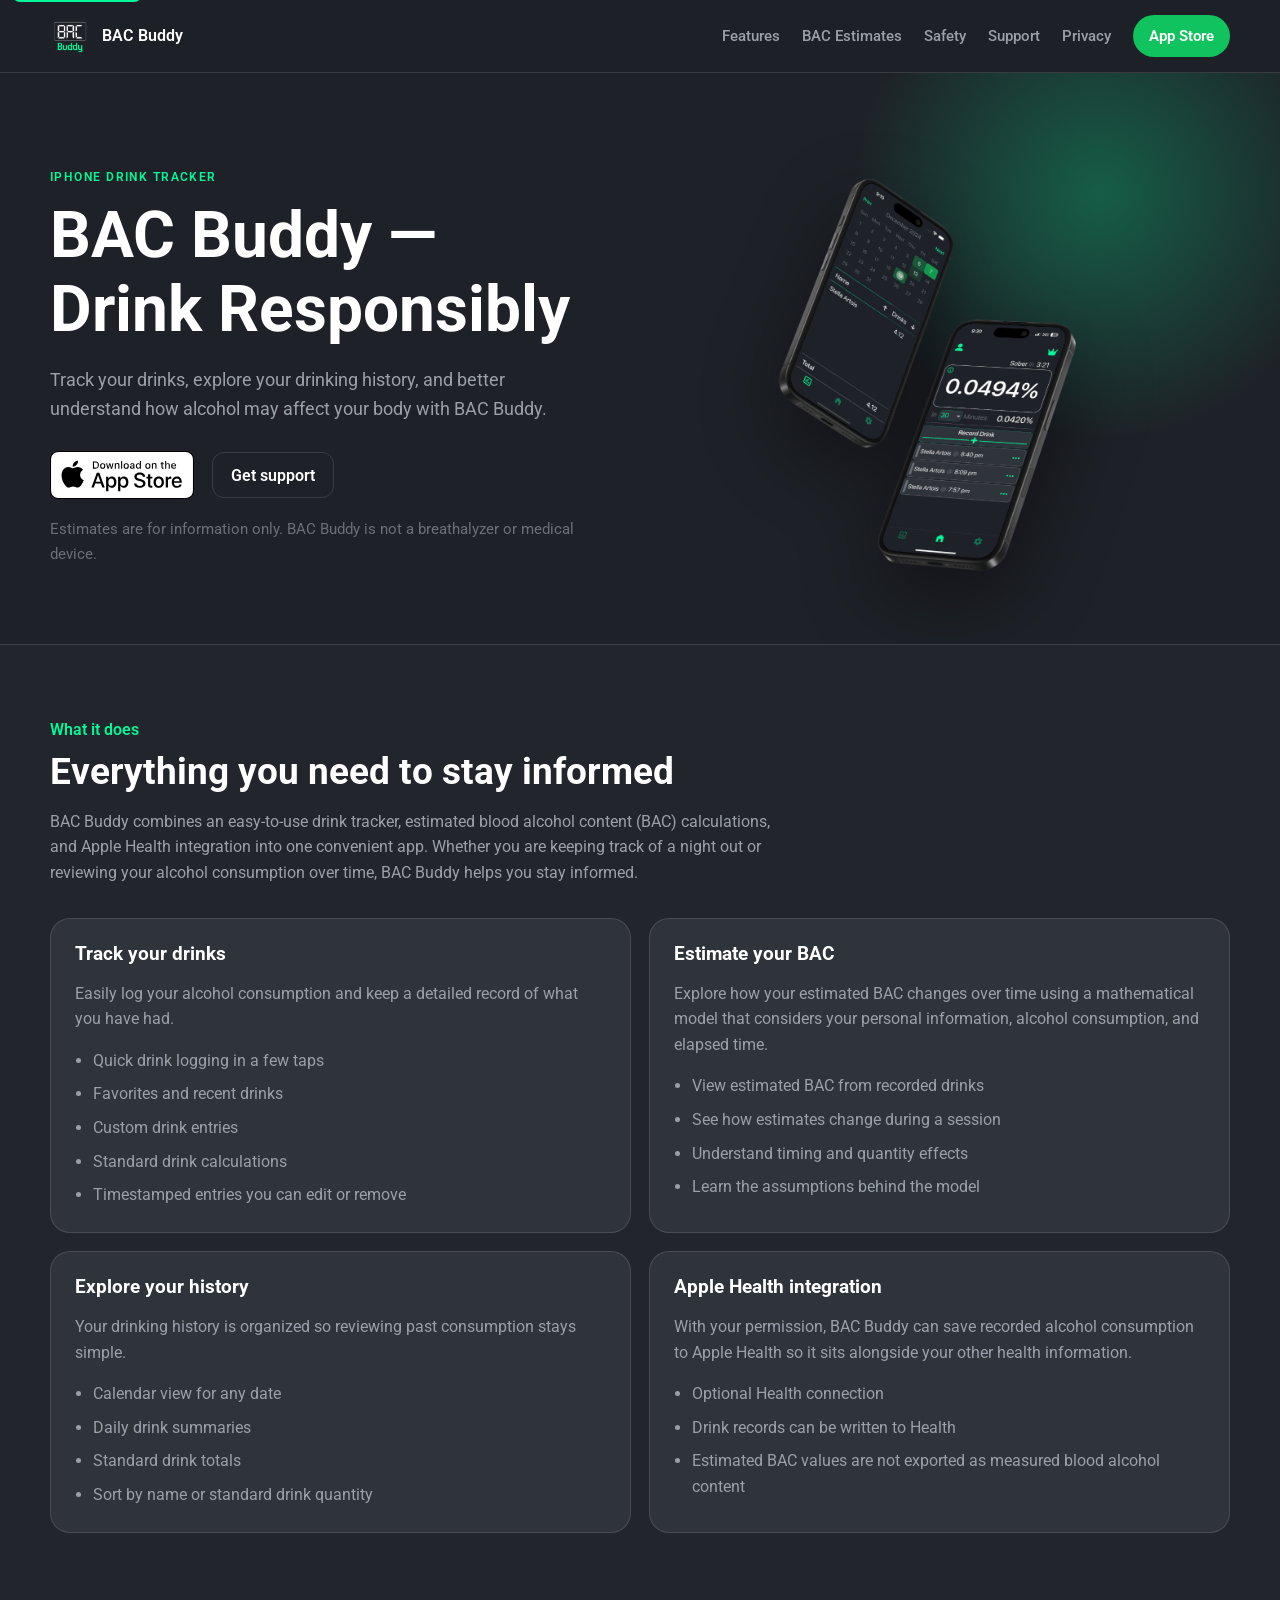
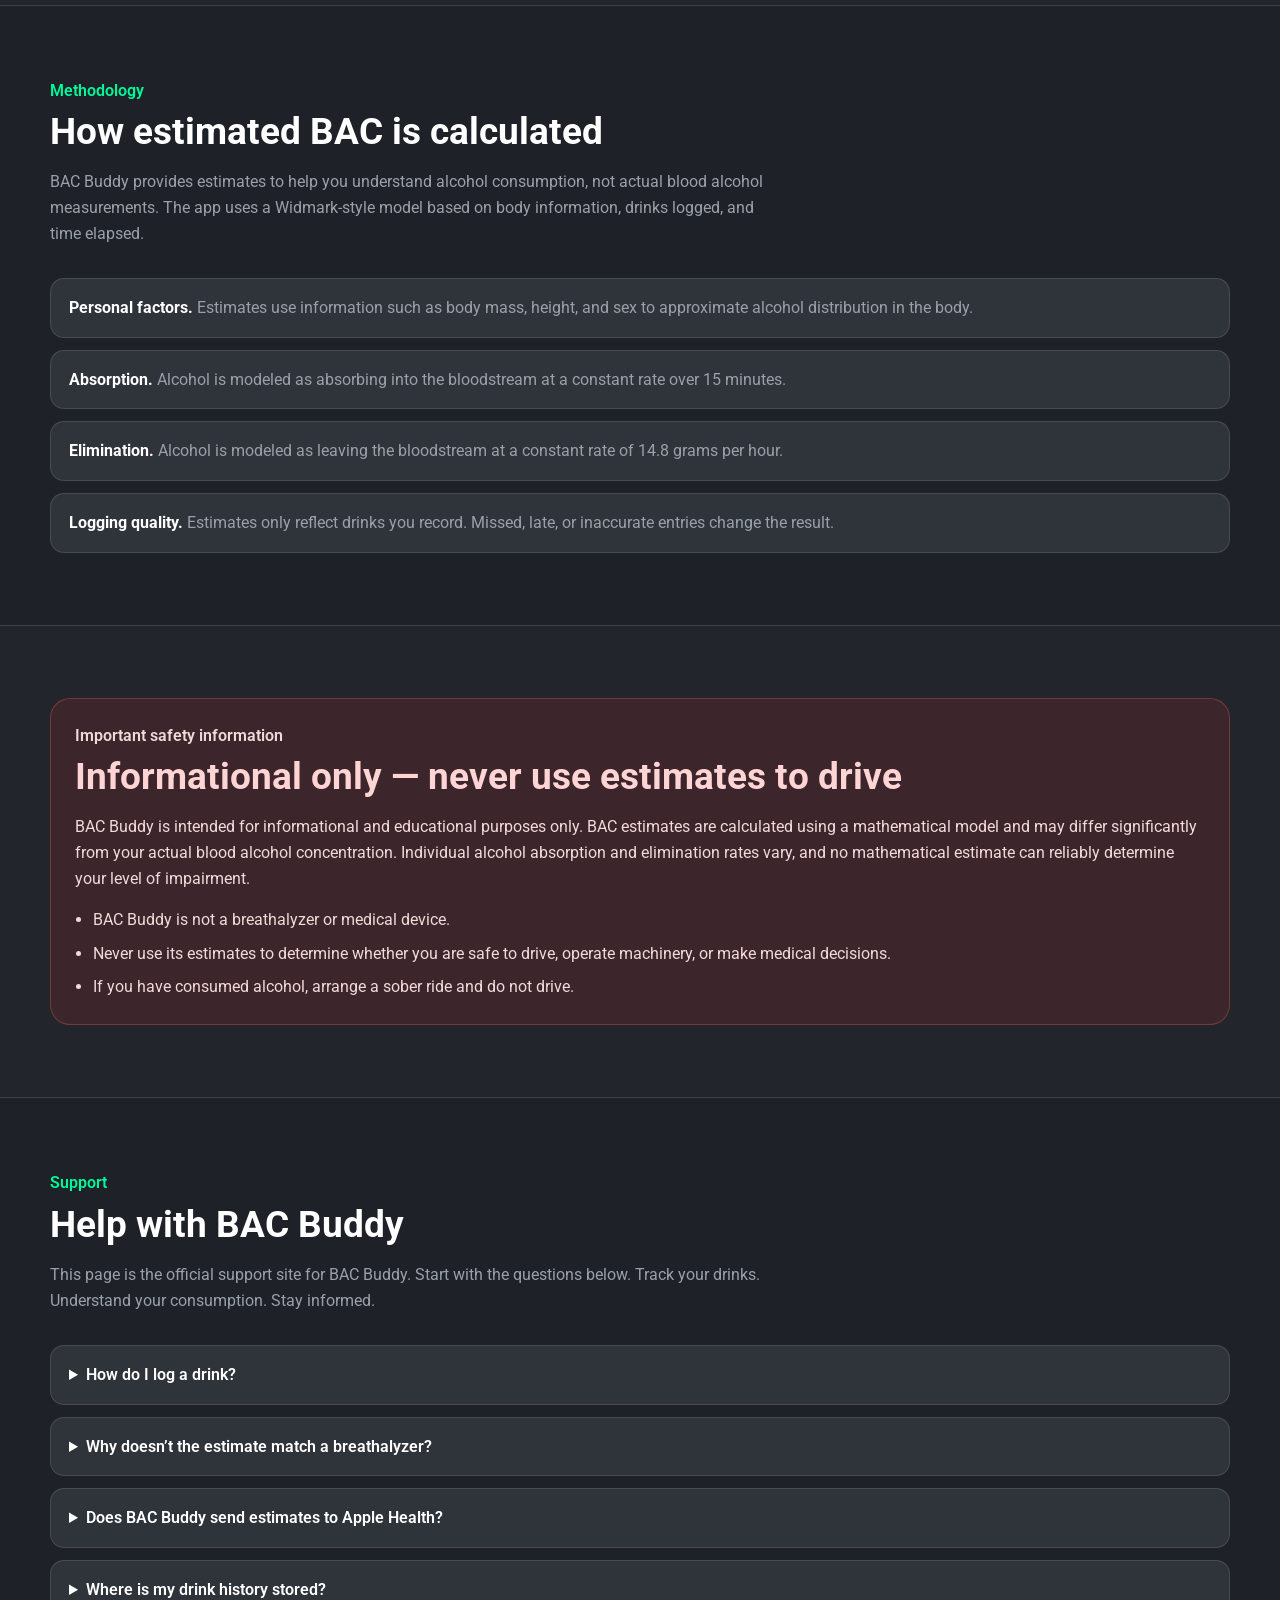
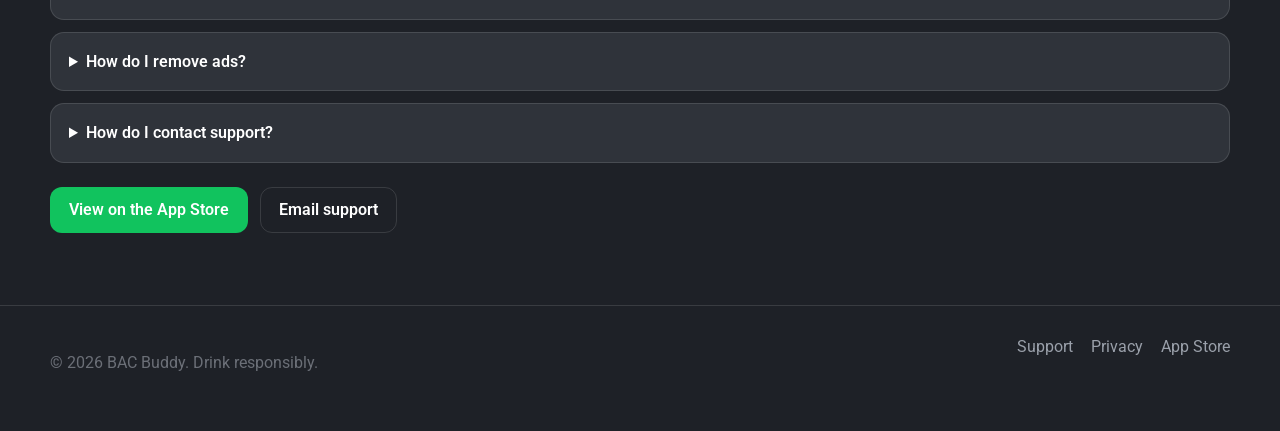
<file: docs/index.html>
<!DOCTYPE html>
<html lang="en">
  <head>
    <meta charset="utf-8" />
    <meta name="viewport" content="width=device-width, initial-scale=1" />
    <title>BAC Buddy Support | Drink Responsibly</title>
    <meta
      name="description"
      content="Support and product information for BAC Buddy, the drink tracker and estimated BAC companion. Track drinks, review history, and stay informed."
    />
    <meta name="theme-color" content="#1E2127" />
    <link rel="canonical" href="https://bacbuddy.github.io/" />
    <link rel="icon" type="image/png" href="assets/favicon.png" />
    <link rel="apple-touch-icon" href="assets/apple-touch-icon.png" />
    <meta property="og:title" content="BAC Buddy — Drink Responsibly" />
    <meta
      property="og:description"
      content="Track your drinks, explore your drinking history, and better understand how alcohol may affect your body."
    />
    <meta property="og:image" content="assets/app-icon.png" />
    <meta property="og:type" content="website" />
    <link rel="preconnect" href="https://fonts.googleapis.com" />
    <link rel="preconnect" href="https://fonts.gstatic.com" crossorigin />
    <link
      href="https://fonts.googleapis.com/css2?family=Roboto:wght@400;500;700&display=swap"
      rel="stylesheet"
    />
    <link rel="stylesheet" href="assets/styles.css" />
  </head>
  <body>
    <a class="skip-link" href="#main">Skip to content</a>
    <header class="site-header">
      <div class="header-inner">
        <a class="brand" href="index.html">
          <img src="assets/app-icon.png" alt="" width="40" height="40" />
          BAC Buddy
        </a>
        <button class="nav-toggle" type="button" aria-expanded="false" aria-controls="site-nav">
          ☰
        </button>
        <nav id="site-nav" class="site-nav" aria-label="Primary">
          <a href="#features">Features</a>
          <a href="#estimates">BAC Estimates</a>
          <a href="#safety">Safety</a>
          <a href="#support">Support</a>
          <a href="privacy.html">Privacy</a>
          <a class="nav-cta" data-app-store-link href="https://apps.apple.com/app/id6654919079">App Store</a>
        </nav>
      </div>
    </header>

    <main id="main">
      <section class="hero">
        <div class="section-inner hero-grid">
          <div>
            <p class="eyebrow">iPhone drink tracker</p>
            <h1>BAC Buddy — Drink Responsibly</h1>
            <p class="lede">
              Track your drinks, explore your drinking history, and better
              understand how alcohol may affect your body with BAC Buddy.
            </p>
            <div class="hero-actions">
              <a
                class="app-store-badge"
                data-app-store-link
                href="https://apps.apple.com/app/id6654919079"
                aria-label="Download BAC Buddy on the App Store"
              >
                <img
                  src="assets/download-on-the-app-store.svg"
                  alt="Download on the App Store"
                  width="180"
                  height="60"
                />
              </a>
              <a class="button ghost" href="#support">Get support</a>
            </div>
            <p class="hero-note">
              Estimates are for information only. BAC Buddy is not a breathalyzer
              or medical device.
            </p>
          </div>
          <div class="hero-visual">
            <img
              class="hero-shot"
              src="assets/app-screens.png"
              alt="BAC Buddy on iPhone, showing estimated BAC with logged drinks and a calendar history view."
              width="1500"
              height="1125"
            />
          </div>
        </div>
      </section>

      <section id="features" class="section alt">
        <div class="section-inner">
          <p class="section-kicker">What it does</p>
          <h2>Everything you need to stay informed</h2>
          <p class="section-intro">
            BAC Buddy combines an easy-to-use drink tracker, estimated blood
            alcohol content (BAC) calculations, and Apple Health integration
            into one convenient app. Whether you are keeping track of a night
            out or reviewing your alcohol consumption over time, BAC Buddy
            helps you stay informed.
          </p>
          <div class="feature-grid">
            <article class="card">
              <h3>Track your drinks</h3>
              <p>
                Easily log your alcohol consumption and keep a detailed record
                of what you have had.
              </p>
              <ul>
                <li>Quick drink logging in a few taps</li>
                <li>Favorites and recent drinks</li>
                <li>Custom drink entries</li>
                <li>Standard drink calculations</li>
                <li>Timestamped entries you can edit or remove</li>
              </ul>
            </article>
            <article class="card">
              <h3>Estimate your BAC</h3>
              <p>
                Explore how your estimated BAC changes over time using a
                mathematical model that considers your personal information,
                alcohol consumption, and elapsed time.
              </p>
              <ul>
                <li>View estimated BAC from recorded drinks</li>
                <li>See how estimates change during a session</li>
                <li>Understand timing and quantity effects</li>
                <li>Learn the assumptions behind the model</li>
              </ul>
            </article>
            <article class="card">
              <h3>Explore your history</h3>
              <p>
                Your drinking history is organized so reviewing past consumption
                stays simple.
              </p>
              <ul>
                <li>Calendar view for any date</li>
                <li>Daily drink summaries</li>
                <li>Standard drink totals</li>
                <li>Sort by name or standard drink quantity</li>
              </ul>
            </article>
            <article class="card">
              <h3>Apple Health integration</h3>
              <p>
                With your permission, BAC Buddy can save recorded alcohol
                consumption to Apple Health so it sits alongside your other
                health information.
              </p>
              <ul>
                <li>Optional Health connection</li>
                <li>Drink records can be written to Health</li>
                <li>Estimated BAC values are not exported as measured blood alcohol content</li>
              </ul>
            </article>
          </div>
        </div>
      </section>

      <section id="estimates" class="section">
        <div class="section-inner">
          <p class="section-kicker">Methodology</p>
          <h2>How estimated BAC is calculated</h2>
          <p class="section-intro">
            BAC Buddy provides estimates to help you understand alcohol
            consumption, not actual blood alcohol measurements. The app uses a
            Widmark-style model based on body information, drinks logged, and
            time elapsed.
          </p>
          <ul class="method-list">
            <li>
              <strong>Personal factors.</strong> Estimates use information such
              as body mass, height, and sex to approximate alcohol distribution
              in the body.
            </li>
            <li>
              <strong>Absorption.</strong> Alcohol is modeled as absorbing into
              the bloodstream at a constant rate over 15 minutes.
            </li>
            <li>
              <strong>Elimination.</strong> Alcohol is modeled as leaving the
              bloodstream at a constant rate of 14.8 grams per hour.
            </li>
            <li>
              <strong>Logging quality.</strong> Estimates only reflect drinks
              you record. Missed, late, or inaccurate entries change the result.
            </li>
          </ul>
        </div>
      </section>

      <section id="safety" class="section alt">
        <div class="section-inner">
          <article class="card safety">
            <p class="section-kicker">Important safety information</p>
            <h2>Informational only — never use estimates to drive</h2>
            <p>
              BAC Buddy is intended for informational and educational purposes
              only. BAC estimates are calculated using a mathematical model and
              may differ significantly from your actual blood alcohol
              concentration. Individual alcohol absorption and elimination rates
              vary, and no mathematical estimate can reliably determine your
              level of impairment.
            </p>
            <ul>
              <li>BAC Buddy is not a breathalyzer or medical device.</li>
              <li>
                Never use its estimates to determine whether you are safe to
                drive, operate machinery, or make medical decisions.
              </li>
              <li>
                If you have consumed alcohol, arrange a sober ride and do not
                drive.
              </li>
            </ul>
          </article>
        </div>
      </section>

      <section id="support" class="section">
        <div class="section-inner">
          <p class="section-kicker">Support</p>
          <h2>Help with BAC Buddy</h2>
          <p class="section-intro">
            This page is the official support site for BAC Buddy. Start with
            the questions below. Track your drinks. Understand your consumption.
            Stay informed.
          </p>
          <div class="faq">
            <details>
              <summary>How do I log a drink?</summary>
              <p>
                Open the app and use drink logging to record what you had. You
                can choose a recent or favorite drink, create a custom drink,
                and keep timestamped entries that you can edit or delete later.
              </p>
            </details>
            <details>
              <summary>Why doesn’t the estimate match a breathalyzer?</summary>
              <p>
                The in-app value is a mathematical estimate, not a measurement.
                Food, medication, fatigue, body composition, and logging errors
                can all cause large differences from a breath or blood test.
                Never rely on the app to judge impairment.
              </p>
            </details>
            <details>
              <summary>Does BAC Buddy send estimates to Apple Health?</summary>
              <p>
                No. If you allow Apple Health access, BAC Buddy can save
                recorded alcohol consumption. Estimated BAC values are not
                exported to Apple Health as measured blood alcohol content.
              </p>
            </details>
            <details>
              <summary>Where is my drink history stored?</summary>
              <p>
                Drink records and profile details used for estimates are stored
                on your device. Optional Health sync copies permitted drink
                counts into Apple Health. See the
                <a href="privacy.html">privacy policy</a> for details.
              </p>
            </details>
            <details>
              <summary>How do I remove ads?</summary>
              <p>
                BAC Buddy offers an in-app purchase to remove ads. Purchases
                are processed by Apple. Restore purchases from the upgrade
                screen if you reinstall the app.
              </p>
            </details>
            <details>
              <summary>How do I contact support?</summary>
              <p>
                Review this page first, including safety information and the
                privacy policy. If you still need help, use the contact option
                below.
              </p>
            </details>
          </div>
          <div class="contact-row">
            <a class="button primary" data-app-store-link href="https://apps.apple.com/app/id6654919079">
              View on the App Store
            </a>
            <a class="button ghost" data-support-email href="mailto:bacbuddy.app@gmail.com">Email support</a>
            <p class="hero-note" data-support-email-fallback hidden>
              For account or purchase questions, use Report a Problem in your
              Apple ID settings. For app questions, check the FAQ on this page.
            </p>
          </div>
        </div>
      </section>
    </main>

    <footer class="site-footer">
      <div class="footer-inner">
        <p>© <span data-year>2026</span> BAC Buddy. Drink responsibly.</p>
        <div class="footer-links">
          <a href="index.html">Support</a>
          <a href="privacy.html">Privacy</a>
          <a data-app-store-link href="https://apps.apple.com/app/id6654919079">App Store</a>
        </div>
      </div>
    </footer>
    <script src="config.js"></script>
    <script src="assets/site.js"></script>
  </body>
</html>
</file>
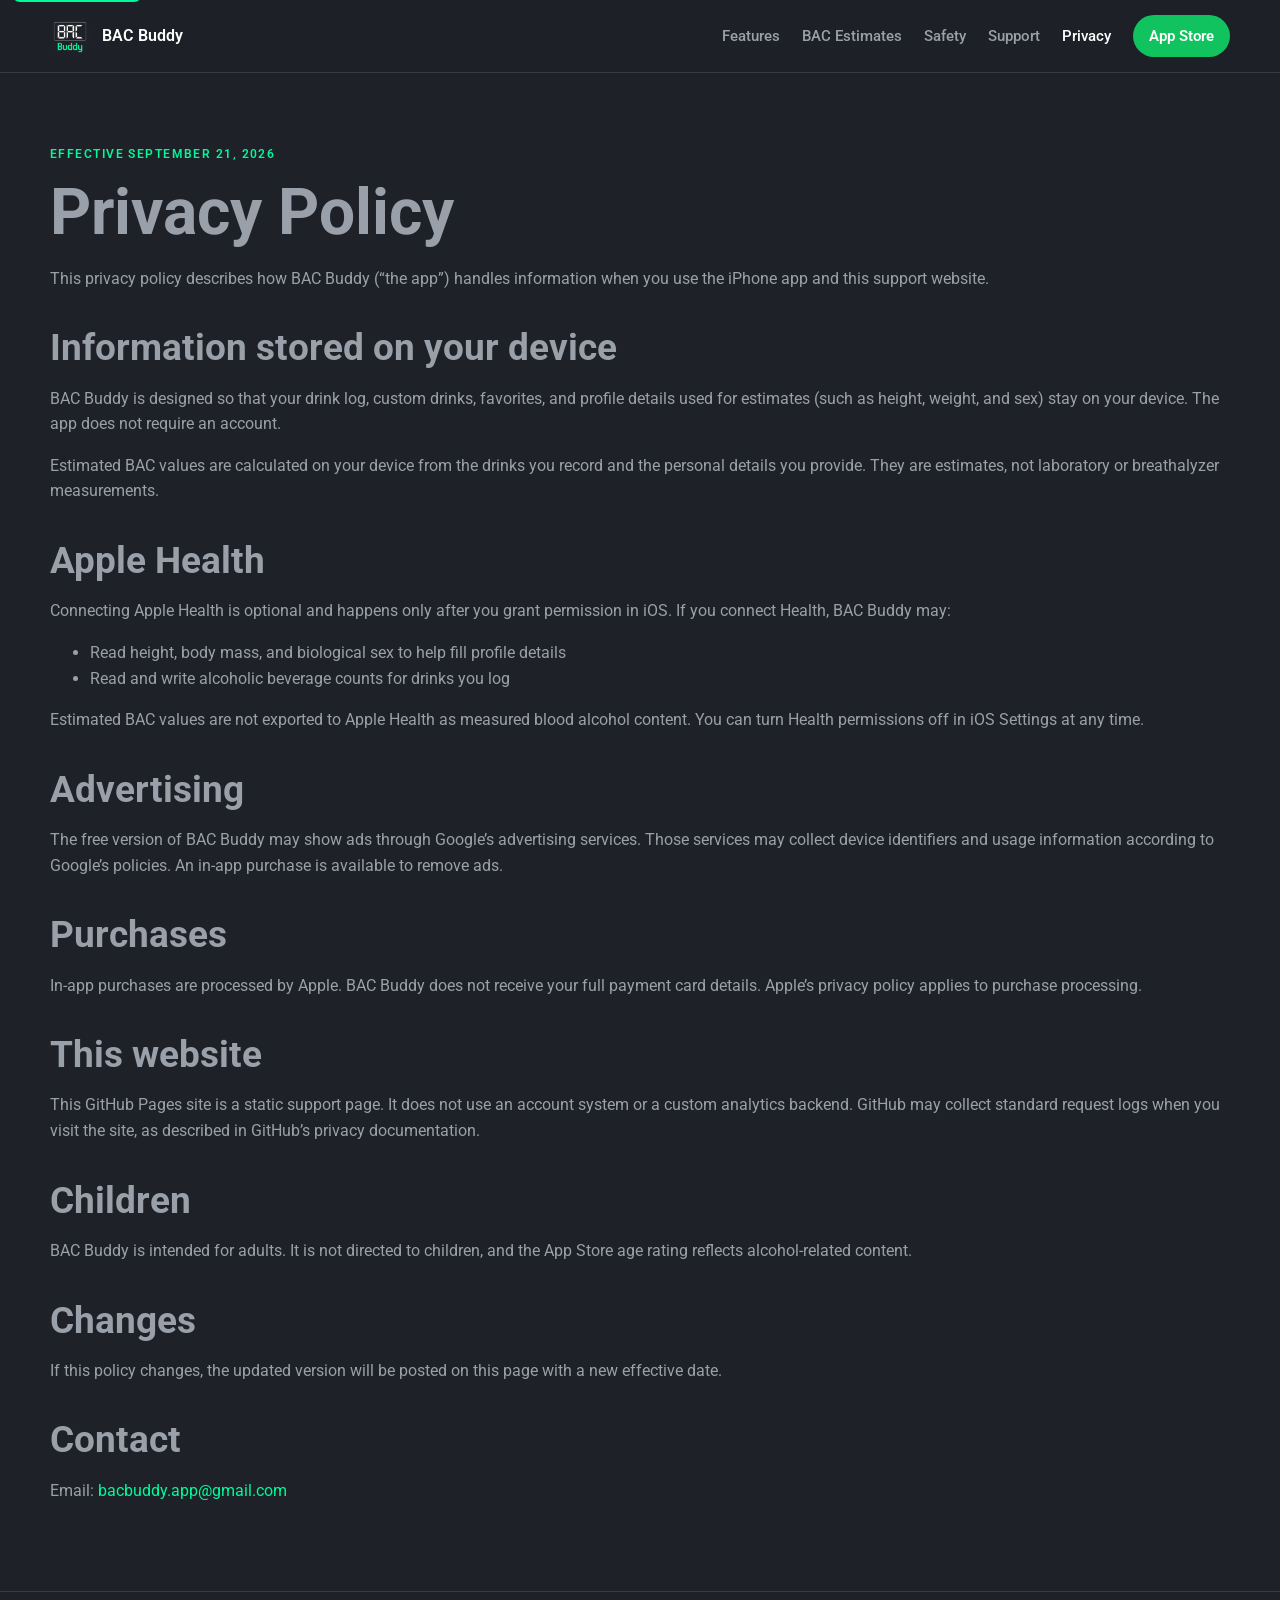
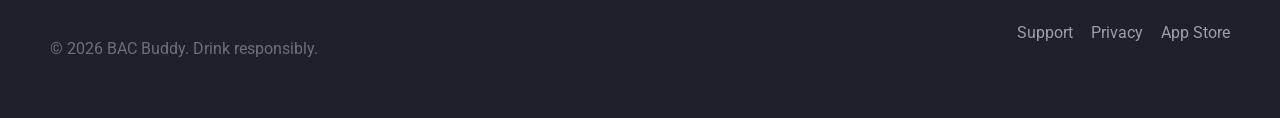
<file: docs/privacy.html>
<!DOCTYPE html>
<html lang="en">
  <head>
    <meta charset="utf-8" />
    <meta name="viewport" content="width=device-width, initial-scale=1" />
    <title>Privacy Policy | BAC Buddy</title>
    <meta
      name="description"
      content="Privacy policy for BAC Buddy, including on-device drink records, optional Apple Health access, ads, and purchases."
    />
    <meta name="theme-color" content="#1E2127" />
    <link rel="canonical" href="https://bacbuddy.github.io/privacy.html" />
    <link rel="icon" type="image/png" href="assets/favicon.png" />
    <link rel="apple-touch-icon" href="assets/apple-touch-icon.png" />
    <link rel="preconnect" href="https://fonts.googleapis.com" />
    <link rel="preconnect" href="https://fonts.gstatic.com" crossorigin />
    <link
      href="https://fonts.googleapis.com/css2?family=Roboto:wght@400;500;700&display=swap"
      rel="stylesheet"
    />
    <link rel="stylesheet" href="assets/styles.css" />
  </head>
  <body>
    <a class="skip-link" href="#main">Skip to content</a>
    <header class="site-header">
      <div class="header-inner">
        <a class="brand" href="index.html">
          <img src="assets/app-icon.png" alt="" width="40" height="40" />
          BAC Buddy
        </a>
        <button class="nav-toggle" type="button" aria-expanded="false" aria-controls="site-nav">
          ☰
        </button>
        <nav id="site-nav" class="site-nav" aria-label="Primary">
          <a href="index.html#features">Features</a>
          <a href="index.html#estimates">BAC Estimates</a>
          <a href="index.html#safety">Safety</a>
          <a href="index.html#support">Support</a>
          <a href="privacy.html" aria-current="page">Privacy</a>
          <a class="nav-cta" data-app-store-link href="https://apps.apple.com/app/id6654919079">App Store</a>
        </nav>
      </div>
    </header>

    <main id="main" class="section">
      <div class="section-inner legal">
        <p class="eyebrow">Effective September 21, 2026</p>
        <h1>Privacy Policy</h1>
        <p>
          This privacy policy describes how BAC Buddy (“the app”) handles
          information when you use the iPhone app and this support website.
        </p>

        <h2>Information stored on your device</h2>
        <p>
          BAC Buddy is designed so that your drink log, custom drinks, favorites,
          and profile details used for estimates (such as height, weight, and
          sex) stay on your device. The app does not require an account.
        </p>
        <p>
          Estimated BAC values are calculated on your device from the drinks
          you record and the personal details you provide. They are estimates,
          not laboratory or breathalyzer measurements.
        </p>

        <h2>Apple Health</h2>
        <p>
          Connecting Apple Health is optional and happens only after you grant
          permission in iOS. If you connect Health, BAC Buddy may:
        </p>
        <ul>
          <li>Read height, body mass, and biological sex to help fill profile details</li>
          <li>Read and write alcoholic beverage counts for drinks you log</li>
        </ul>
        <p>
          Estimated BAC values are not exported to Apple Health as measured
          blood alcohol content. You can turn Health permissions off in iOS
          Settings at any time.
        </p>

        <h2>Advertising</h2>
        <p>
          The free version of BAC Buddy may show ads through Google’s advertising
          services. Those services may collect device identifiers and usage
          information according to Google’s policies. An in-app purchase is
          available to remove ads.
        </p>

        <h2>Purchases</h2>
        <p>
          In-app purchases are processed by Apple. BAC Buddy does not receive
          your full payment card details. Apple’s privacy policy applies to
          purchase processing.
        </p>

        <h2>This website</h2>
        <p>
          This GitHub Pages site is a static support page. It does not use an
          account system or a custom analytics backend. GitHub may collect
          standard request logs when you visit the site, as described in
          GitHub’s privacy documentation.
        </p>

        <h2>Children</h2>
        <p>
          BAC Buddy is intended for adults. It is not directed to children, and
          the App Store age rating reflects alcohol-related content.
        </p>

        <h2>Changes</h2>
        <p>
          If this policy changes, the updated version will be posted on this
          page with a new effective date.
        </p>

        <h2>Contact</h2>
        <p data-support-email-fallback hidden>
          For privacy questions, start with the
          <a href="index.html#support">support page</a>. You can also use Report
          a Problem through your Apple ID for purchase issues.
        </p>
        <p data-support-email>
          Email:
          <a href="mailto:bacbuddy.app@gmail.com">bacbuddy.app@gmail.com</a>
        </p>
      </div>
    </main>

    <footer class="site-footer">
      <div class="footer-inner">
        <p>© <span data-year>2026</span> BAC Buddy. Drink responsibly.</p>
        <div class="footer-links">
          <a href="index.html">Support</a>
          <a href="privacy.html">Privacy</a>
          <a data-app-store-link href="https://apps.apple.com/app/id6654919079">App Store</a>
        </div>
      </div>
    </footer>
    <script src="config.js"></script>
    <script src="assets/site.js"></script>
  </body>
</html>
</file>
<file: docs/assets/styles.css>
:root {
  --bg: #1e2127;
  --bg-elevated: #2f333a;
  --bg-elevated-2: #3a3f48;
  --ink: #ffffff;
  --muted: #9aa0aa;
  --muted-2: #6b6f77;
  --line: rgba(255, 255, 253, 0.12);
  --mint: #00fa9a;
  --mint-2: #11c35e;
  --mint-soft: rgba(0, 250, 154, 0.16);
  --mint-glow: rgba(0, 250, 154, 0.28);
  --danger: #ff6b6b;
  --danger-bg: rgba(255, 51, 51, 0.12);
  --shadow: 0 24px 60px rgba(0, 0, 0, 0.35);
  --radius: 20px;
  --max: 1180px;
  --font: "Roboto", "Helvetica Neue", Helvetica, Arial, sans-serif;
}

*,
*::before,
*::after {
  box-sizing: border-box;
}

html {
  scroll-behavior: smooth;
}

body {
  margin: 0;
  font-family: var(--font);
  color: var(--ink);
  background: var(--bg);
  line-height: 1.6;
  min-height: 100vh;
}

img {
  max-width: 100%;
  display: block;
}

a {
  color: var(--mint);
  text-decoration: none;
}

a:hover {
  text-decoration: underline;
}

.skip-link {
  position: absolute;
  left: 12px;
  top: -40px;
  background: var(--mint);
  color: #102018;
  padding: 8px 12px;
  border-radius: 8px;
  z-index: 20;
}

.skip-link:focus {
  top: 12px;
}

.site-header {
  position: sticky;
  top: 0;
  z-index: 10;
  backdrop-filter: blur(16px);
  background: rgba(30, 33, 39, 0.86);
  border-bottom: 1px solid var(--line);
}

.header-inner,
.section-inner,
.footer-inner {
  width: min(var(--max), calc(100% - 40px));
  margin: 0 auto;
}

.header-inner {
  display: flex;
  align-items: center;
  justify-content: space-between;
  min-height: 72px;
  gap: 16px;
}

.brand {
  display: flex;
  align-items: center;
  gap: 12px;
  color: var(--ink);
  font-weight: 600;
  letter-spacing: 0.01em;
}

.brand:hover {
  text-decoration: none;
}

.brand img {
  width: 40px;
  height: 40px;
  border-radius: 10px;
}

.nav-toggle {
  display: none;
  width: 44px;
  height: 44px;
  border: 1px solid var(--line);
  border-radius: 12px;
  background: transparent;
  color: var(--ink);
  font-size: 22px;
}

.site-nav {
  display: flex;
  align-items: center;
  gap: 22px;
}

.site-nav a {
  color: var(--muted);
  font-size: 15px;
  font-weight: 500;
}

.site-nav a:hover,
.site-nav a[aria-current="page"] {
  color: var(--ink);
  text-decoration: none;
}

.nav-cta {
  display: inline-flex;
  align-items: center;
  justify-content: center;
  background: var(--mint-2);
  color: var(--ink) !important;
  border-radius: 999px;
  padding: 9px 16px;
  font-weight: 600 !important;
}

.nav-cta:hover {
  filter: brightness(1.08);
  text-decoration: none;
}

.hero {
  position: relative;
  overflow: hidden;
  padding: 72px 0 40px;
}

.hero::before {
  content: "";
  position: absolute;
  width: 520px;
  height: 520px;
  right: -80px;
  top: -140px;
  background: radial-gradient(circle, var(--mint-glow), transparent 68%);
  pointer-events: none;
}

.hero-grid {
  display: grid;
  grid-template-columns: 1fr 1.15fr;
  gap: 36px;
  align-items: center;
}

.eyebrow {
  color: var(--mint);
  font-weight: 600;
  letter-spacing: 0.12em;
  text-transform: uppercase;
  font-size: 12px;
  margin: 0 0 12px;
}

h1,
h2,
h3 {
  line-height: 1.15;
  margin: 0 0 16px;
}

h1 {
  font-size: clamp(2.4rem, 5vw, 4.2rem);
  font-weight: 700;
}

h2 {
  font-size: clamp(1.7rem, 3vw, 2.3rem);
}

.lede {
  font-size: 1.15rem;
  color: var(--muted);
  max-width: 42rem;
}

.hero-actions {
  display: flex;
  flex-wrap: wrap;
  align-items: center;
  gap: 18px;
  margin: 28px 0 18px;
}

.app-store-badge img {
  height: 48px;
  width: auto;
}

.app-store-badge:hover {
  text-decoration: none;
  filter: brightness(1.08);
}

.hero-note {
  color: var(--muted-2);
  font-size: 0.95rem;
}

.hero-visual {
  display: flex;
  justify-content: center;
}

.hero-shot {
  width: min(640px, 100%);
  height: auto;
  filter: drop-shadow(0 28px 40px rgba(0, 0, 0, 0.45));
}

.section {
  padding: 72px 0;
}

.section.alt {
  background: rgba(255, 255, 255, 0.02);
  border-top: 1px solid var(--line);
  border-bottom: 1px solid var(--line);
}

.section-kicker {
  color: var(--mint);
  font-weight: 600;
  margin: 0 0 8px;
}

.section-intro {
  color: var(--muted);
  max-width: 46rem;
  margin-bottom: 32px;
}

.feature-grid,
.support-grid {
  display: grid;
  grid-template-columns: repeat(2, minmax(0, 1fr));
  gap: 18px;
}

.card {
  background: var(--bg-elevated);
  border: 1px solid var(--line);
  border-radius: var(--radius);
  padding: 24px;
}

.card h3 {
  font-size: 1.2rem;
  margin-bottom: 10px;
}

.card p,
.card li {
  color: var(--muted);
}

.card ul {
  margin: 12px 0 0;
  padding-left: 18px;
}

.card li + li {
  margin-top: 8px;
}

.safety {
  background: var(--danger-bg);
  border: 1px solid rgba(255, 107, 107, 0.28);
}

.safety h2,
.safety h3 {
  color: #ffd4d4;
}

.safety p,
.safety li {
  color: #f3d9d9;
}

.method-list {
  display: grid;
  gap: 12px;
  margin: 0;
  padding: 0;
  list-style: none;
}

.method-list li {
  background: var(--bg-elevated);
  border: 1px solid var(--line);
  border-radius: 14px;
  padding: 16px 18px;
  color: var(--muted);
}

.method-list strong {
  color: var(--ink);
}

.faq details {
  background: var(--bg-elevated);
  border: 1px solid var(--line);
  border-radius: 14px;
  padding: 16px 18px;
  margin-bottom: 12px;
}

.faq summary {
  cursor: pointer;
  font-weight: 600;
}

.faq details p {
  color: var(--muted);
  margin: 12px 0 0;
}

.contact-row {
  display: flex;
  flex-wrap: wrap;
  gap: 12px;
  margin-top: 24px;
}

.button {
  display: inline-flex;
  align-items: center;
  justify-content: center;
  min-height: 46px;
  padding: 0 18px;
  border-radius: 12px;
  font-weight: 600;
  border: 1px solid transparent;
}

.button:hover {
  text-decoration: none;
}

.button.primary {
  background: var(--mint-2);
  color: var(--ink);
}

.button.ghost {
  border-color: var(--line);
  color: var(--ink);
  background: transparent;
}

.legal {
  color: var(--muted);
}

.legal h2 {
  margin-top: 36px;
}

.legal p + p {
  margin-top: 12px;
}

.page-hero {
  padding: 56px 0 12px;
}

.site-footer {
  border-top: 1px solid var(--line);
  padding: 28px 0 40px;
  color: var(--muted-2);
}

.footer-inner {
  display: flex;
  justify-content: space-between;
  gap: 16px;
  flex-wrap: wrap;
}

.footer-links {
  display: flex;
  gap: 18px;
}

.footer-links a {
  color: var(--muted);
}

.not-found {
  min-height: 60vh;
  display: grid;
  place-items: center;
  text-align: center;
  padding: 80px 0;
}

@media (max-width: 860px) {
  .hero-grid,
  .feature-grid,
  .support-grid {
    grid-template-columns: 1fr;
  }

  .nav-toggle {
    display: inline-flex;
    align-items: center;
    justify-content: center;
  }

  .site-nav {
    display: none;
    position: absolute;
    top: 72px;
    left: 0;
    right: 0;
    background: #252830;
    border-bottom: 1px solid var(--line);
    padding: 16px 20px 20px;
    flex-direction: column;
    align-items: flex-start;
  }

  .site-nav.is-open {
    display: flex;
  }

  .hero {
    padding-top: 40px;
  }

  .hero-shot {
    width: min(460px, 100%);
  }
}

@media (prefers-reduced-motion: reduce) {
  html {
    scroll-behavior: auto;
  }

  .hero::before {
    display: none;
  }
}
</file>
